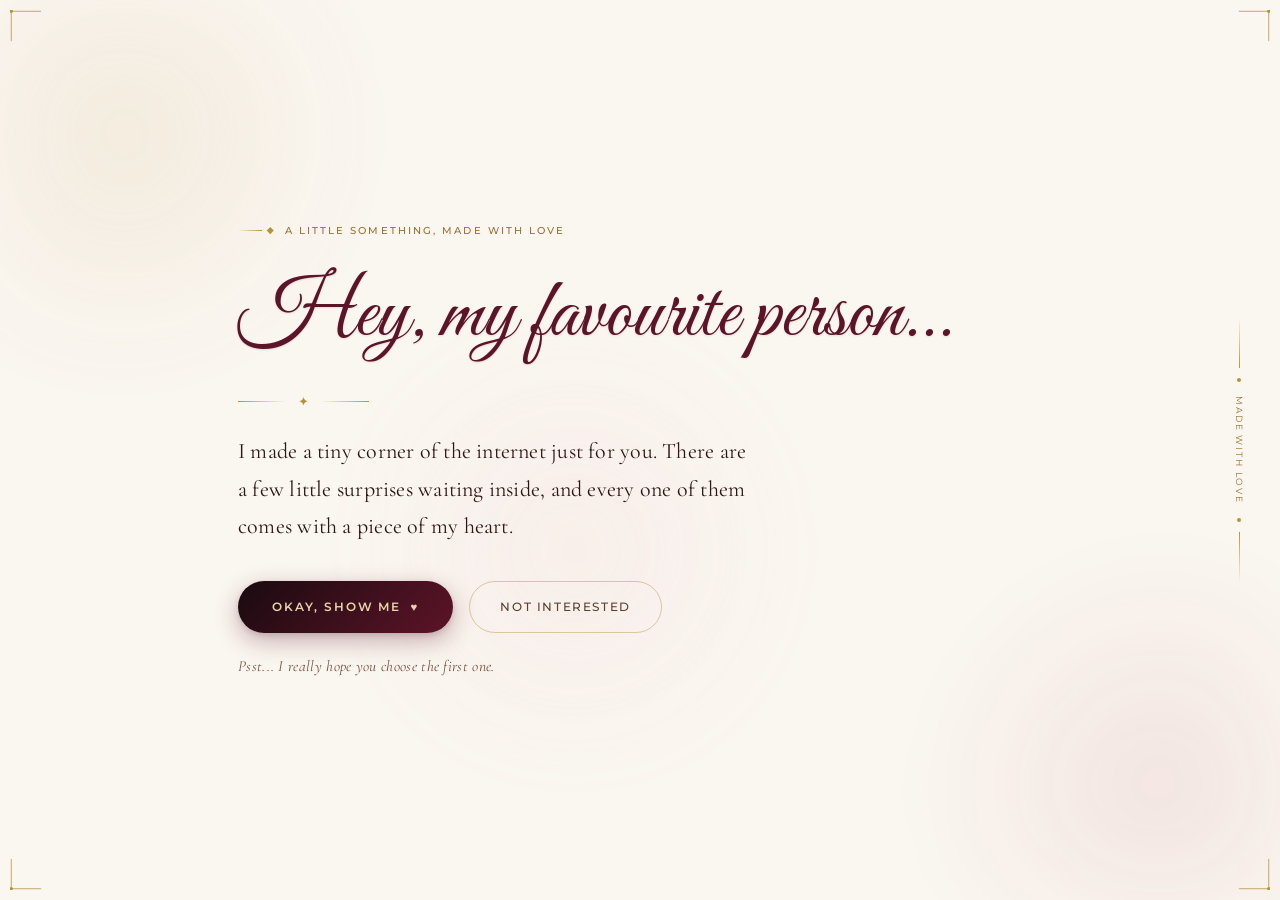
<file: index.html>
<!DOCTYPE html>
<html lang="en">
<head>
  <meta charset="UTF-8"/>
  <meta name="viewport" content="width=device-width, initial-scale=1.0, maximum-scale=1.0, user-scalable=no, viewport-fit=cover"/>
  <meta name="theme-color" content="#faf6f0"/>
  <meta name="mobile-web-app-capable" content="yes"/>
  <meta name="apple-mobile-web-app-capable" content="yes"/>
  <meta name="apple-mobile-web-app-status-bar-style" content="default"/>
  <title>A Little World For You</title>

  <link rel="preconnect" href="https://fonts.googleapis.com"/>
  <link rel="preconnect" href="https://fonts.gstatic.com" crossorigin/>
  <link href="https://fonts.googleapis.com/css2?family=Cormorant+Garamond:ital,wght@0,300;0,400;0,500;0,600;1,300;1,400;1,500&family=Great+Vibes&family=Montserrat:wght@200;300;400;500;600&display=swap" rel="stylesheet"/>

  <style>
    *, *::before, *::after {
      margin: 0;
      padding: 0;
      box-sizing: border-box;
      -webkit-tap-highlight-color: transparent;
    }

    :root {
      --cream:      #faf6f0;
      --ivory:      #f2ebe0;
      --gold:       #b8923a;
      --gold-light: #e8d5aa;
      --gold-dark:  #8a6520;
      --burgundy:   #5c1428;
      --burgundy-glow: #7a1e36;
      --deep:       #1a0a10;
      --text:       #1e1010;
      --muted:      #5a4030;
      --border:     rgba(184,146,58,0.28);
    }

    /* ─── BASE ─────────────────────────────────────────── */
    html {
      scroll-behavior: smooth;
      height: 100%;
    }

    body {
      background-color: var(--cream);
      color: var(--text);
      font-family: 'Montserrat', sans-serif;
      min-height: 100vh;
      min-height: 100dvh;
      overflow-x: hidden;
      position: relative;
    }

    /* ─── ANIMATED AMBIENT GLOW MESH ─────────────────── */
    .ambient-mesh {
      position: fixed;
      inset: 0;
      pointer-events: none;
      z-index: 0;
      overflow: hidden;
      filter: blur(65px);
      opacity: 0.85;
    }

    .glow-orb {
      position: absolute;
      border-radius: 50%;
      animation: morphOrb 14s ease-in-out infinite alternate;
    }

    .glow-orb-1 {
      width: 440px;
      height: 440px;
      background: radial-gradient(circle, rgba(201, 169, 110, 0.22) 0%, transparent 70%);
      top: -10%;
      left: -8%;
      animation-duration: 16s;
    }

    .glow-orb-2 {
      width: 480px;
      height: 480px;
      background: radial-gradient(circle, rgba(160, 36, 68, 0.12) 0%, transparent 70%);
      bottom: -15%;
      right: -10%;
      animation-duration: 20s;
      animation-direction: alternate-reverse;
    }

    .glow-orb-3 {
      width: 380px;
      height: 380px;
      background: radial-gradient(circle, rgba(240, 190, 200, 0.24) 0%, transparent 70%);
      top: 40%;
      left: 30%;
      animation-duration: 13s;
    }

    @keyframes morphOrb {
      0%   { transform: translate(0, 0) scale(1); }
      50%  { transform: translate(45px, -35px) scale(1.14); }
      100% { transform: translate(-35px, 45px) scale(0.92); }
    }

    /* ─── FALLING PETALS & SPARKLES LAYER ─────────────── */
    .petals-layer {
      position: fixed;
      inset: 0;
      pointer-events: none;
      z-index: 1;
      overflow: hidden;
    }

    .falling-petal {
      position: absolute;
      user-select: none;
      animation: petalDrift linear infinite;
      opacity: 0;
      filter: drop-shadow(0 2px 5px rgba(92, 20, 40, 0.1));
    }

    @keyframes petalDrift {
      0% {
        transform: translateY(-8vh) translateX(0) rotate(0deg);
        opacity: 0;
      }
      10% {
        opacity: 0.8;
      }
      85% {
        opacity: 0.8;
      }
      100% {
        transform: translateY(105vh) translateX(55px) rotate(420deg);
        opacity: 0;
      }
    }

    /* ─── FLOATING PARTICLES ──────────────────────────── */
    .particles {
      position: fixed;
      inset: 0;
      pointer-events: none;
      z-index: 1;
      overflow: hidden;
    }

    .particle {
      position: absolute;
      border-radius: 50%;
      animation: float linear infinite;
      opacity: 0;
    }

    @keyframes float {
      0%   { transform: translateY(105dvh) rotate(0deg); opacity: 0; }
      8%   { opacity: 1; }
      92%  { opacity: 1; }
      100% { transform: translateY(-10dvh) rotate(540deg); opacity: 0; }
    }

    /* ─── TOP BAR (NAVBAR) ────────────────────────────── */
    nav {
      position: fixed;
      top: 0;
      left: 0;
      right: 0;
      z-index: 200;
      display: flex;
      align-items: center;
      justify-content: space-between;
      padding: max(14px, env(safe-area-inset-top)) 20px 14px;
      background: rgba(250,246,240,0.85);
      backdrop-filter: blur(18px) saturate(1.3);
      -webkit-backdrop-filter: blur(18px) saturate(1.3);
      border-bottom: 1px solid var(--border);
      transition: all 0.3s ease;
    }

    .nav-logo {
      display: flex;
      align-items: center;
      gap: 10px;
      text-decoration: none;
      color: var(--text);
    }

    .logo-icon {
      width: 36px;
      height: 36px;
      background: linear-gradient(135deg, var(--burgundy) 0%, var(--deep) 100%);
      border-radius: 50%;
      display: flex;
      align-items: center;
      justify-content: center;
      box-shadow: 0 4px 14px rgba(92,20,40,0.3), 0 0 0 1px rgba(201,169,110,0.35);
      flex-shrink: 0;
    }

    .logo-icon svg {
      width: 15px;
      height: 15px;
      fill: var(--gold-light);
    }

    .logo-text {
      font-family: 'Cormorant Garamond', serif;
      font-size: 16px;
      font-weight: 600;
      letter-spacing: 0.03em;
      color: var(--deep);
      white-space: nowrap;
    }

    /* Desktop Navigation Links */
    .nav-links {
      display: flex;
      align-items: center;
      gap: 32px;
      list-style: none;
    }

    .nav-links a {
      text-decoration: none;
      color: #3a2020;
      font-size: 11px;
      font-weight: 500;
      letter-spacing: 0.16em;
      text-transform: uppercase;
      position: relative;
      transition: color 0.3s;
    }

    .nav-links a::after {
      content: '';
      position: absolute;
      bottom: -3px;
      left: 0;
      width: 0;
      height: 1px;
      background: linear-gradient(90deg, var(--gold), transparent);
      transition: width 0.3s ease;
    }

    .nav-links a:hover {
      color: var(--gold-dark);
    }

    .nav-links a:hover::after {
      width: 100%;
    }

    /* Mobile Hamburger Menu Trigger */
    .menu-toggle {
      display: none;
      background: transparent;
      border: 1px solid var(--border);
      border-radius: 50%;
      width: 38px;
      height: 38px;
      cursor: pointer;
      align-items: center;
      justify-content: center;
      position: relative;
      transition: background 0.25s, transform 0.2s;
    }

    .menu-toggle:active {
      transform: scale(0.92);
      background: rgba(201,169,110,0.15);
    }

    .menu-icon {
      display: flex;
      flex-direction: column;
      gap: 4px;
      width: 16px;
    }

    .menu-icon span {
      display: block;
      height: 1.5px;
      background-color: #5c1428;
      border-radius: 2px;
      transition: transform 0.3s, opacity 0.3s;
    }

    .menu-icon span:nth-child(2) {
      width: 11px;
      align-self: flex-end;
      background-color: var(--gold);
    }

    /* Mobile Drawer */
    .mobile-drawer {
      position: fixed;
      inset: 0;
      background: rgba(30, 16, 16, 0.45);
      backdrop-filter: blur(8px);
      -webkit-backdrop-filter: blur(8px);
      z-index: 300;
      opacity: 0;
      pointer-events: none;
      transition: opacity 0.35s ease;
      display: flex;
      justify-content: flex-end;
    }

    .mobile-drawer.open {
      opacity: 1;
      pointer-events: auto;
    }

    .drawer-panel {
      background: var(--cream);
      width: 82%;
      max-width: 310px;
      height: 100%;
      padding: calc(24px + env(safe-area-inset-top)) 24px calc(24px + env(safe-area-inset-bottom));
      display: flex;
      flex-direction: column;
      box-shadow: -8px 0 32px rgba(42, 20, 20, 0.25);
      border-left: 1px solid var(--border);
      transform: translateX(100%);
      transition: transform 0.35s cubic-bezier(0.2, 0.8, 0.2, 1);
    }

    .mobile-drawer.open .drawer-panel {
      transform: translateX(0);
    }

    .drawer-header {
      display: flex;
      align-items: center;
      justify-content: space-between;
      margin-bottom: 36px;
      padding-bottom: 16px;
      border-bottom: 1px solid var(--border);
    }

    .drawer-title {
      font-family: 'Cormorant Garamond', serif;
      font-size: 19px;
      font-weight: 600;
      color: var(--burgundy);
    }

    .drawer-close {
      background: transparent;
      border: none;
      font-size: 24px;
      line-height: 1;
      color: var(--muted);
      cursor: pointer;
      padding: 4px;
    }

    .drawer-links {
      list-style: none;
      display: flex;
      flex-direction: column;
      gap: 22px;
    }

    .drawer-links a {
      text-decoration: none;
      color: #2a1515;
      font-size: 13px;
      font-weight: 500;
      letter-spacing: 0.16em;
      text-transform: uppercase;
      display: flex;
      align-items: center;
      justify-content: space-between;
      padding: 10px 0;
      border-bottom: 1px dashed rgba(184,146,58,0.2);
    }

    .drawer-links a span {
      color: var(--gold);
      font-size: 14px;
    }

    .drawer-footer {
      margin-top: auto;
      text-align: center;
      font-family: 'Cormorant Garamond', serif;
      font-style: italic;
      color: var(--muted);
      font-size: 14px;
    }

    /* ─── MAIN HERO ───────────────────────────────────── */
    .hero {
      position: relative;
      z-index: 10;
      min-height: 100vh;
      min-height: 100dvh;
      display: flex;
      align-items: center;
      justify-content: center;
      padding: max(36px, env(safe-area-inset-top)) 28px max(36px, env(safe-area-inset-bottom));
      max-width: 860px;
      margin: 0 auto;
    }

    .hero-inner {
      width: 100%;
    }

    /* Eyebrow */
    .hero-eyebrow {
      display: flex;
      align-items: center;
      gap: 12px;
      margin-bottom: 24px;
      opacity: 0;
      animation: fadeUp 0.8s ease 0.15s forwards;
    }

    .eyebrow-ornament {
      display: flex;
      align-items: center;
      gap: 6px;
    }

    .orn-line {
      width: 24px;
      height: 1px;
      background: linear-gradient(90deg, transparent, var(--gold));
    }

    .orn-diamond {
      width: 4.5px;
      height: 4.5px;
      background: var(--gold);
      transform: rotate(45deg);
      flex-shrink: 0;
    }

    .eyebrow-text {
      font-family: 'Montserrat', sans-serif;
      font-size: 9.5px;
      font-weight: 500;
      letter-spacing: 0.22em;
      text-transform: uppercase;
      color: #9a7030;
    }

    /* Heading */
    .hero-heading {
      font-family: 'Great Vibes', cursive;
      font-size: clamp(48px, 12vw, 84px);
      font-weight: 400;
      color: #5c1428;
      line-height: 1.35;
      margin-bottom: 20px;
      opacity: 0;
      animation: fadeUp 0.9s ease 0.3s forwards;
      overflow: visible;
      text-shadow: 0 1px 2px rgba(92,20,40,0.12);
      -webkit-font-smoothing: antialiased;
      -moz-osx-font-smoothing: grayscale;
    }

    /* Gold divider */
    .gold-divider {
      display: flex;
      align-items: center;
      gap: 12px;
      margin-bottom: 24px;
      opacity: 0;
      animation: fadeUp 0.9s ease 0.45s forwards;
    }

    .divider-line {
      height: 1px;
      width: 48px;
      background: linear-gradient(90deg, var(--gold), transparent);
    }

    .divider-line.right {
      background: linear-gradient(90deg, transparent, var(--gold));
    }

    .divider-icon {
      font-size: 13px;
      color: var(--gold);
    }

    /* Body */
    .hero-body {
      font-family: 'Cormorant Garamond', serif;
      font-size: clamp(18.5px, 4.8vw, 22px);
      font-weight: 400;
      line-height: 1.7;
      color: #2e1515;
      max-width: 520px;
      margin-bottom: 36px;
      opacity: 0;
      animation: fadeUp 0.9s ease 0.6s forwards;
      letter-spacing: 0.01em;
    }

    /* Buttons */
    .btn-group {
      display: flex;
      align-items: center;
      gap: 16px;
      flex-wrap: wrap;
      margin-bottom: 24px;
      opacity: 0;
      animation: fadeUp 0.9s ease 0.75s forwards;
    }

    .btn-primary {
      position: relative;
      background: linear-gradient(135deg, var(--deep) 0%, var(--burgundy) 100%);
      color: var(--gold-light);
      border: none;
      font-family: 'Montserrat', sans-serif;
      font-size: 11.5px;
      font-weight: 600;
      letter-spacing: 0.16em;
      text-transform: uppercase;
      padding: 16px 34px;
      min-height: 52px;
      border-radius: 999px;
      cursor: pointer;
      transition: transform 0.2s, box-shadow 0.25s;
      box-shadow:
        0 8px 24px rgba(92,20,40,0.32),
        0 2px 6px rgba(0,0,0,0.12);
      overflow: hidden;
      display: inline-flex;
      align-items: center;
      justify-content: center;
    }

    .btn-primary::after {
      content: '';
      position: absolute;
      top: -50%;
      left: -75%;
      width: 50%;
      height: 200%;
      background: linear-gradient(
        105deg,
        transparent 40%,
        rgba(255,255,255,0.2) 50%,
        transparent 60%
      );
      transform: skewX(-15deg);
      transition: left 0.6s ease;
    }

    .btn-primary:active {
      transform: scale(0.97);
      box-shadow: 0 4px 14px rgba(92,20,40,0.3);
    }

    .btn-secondary {
      position: relative;
      background: transparent;
      color: #5a4030;
      font-family: 'Montserrat', sans-serif;
      font-size: 11.5px;
      font-weight: 500;
      letter-spacing: 0.14em;
      text-transform: uppercase;
      padding: 15px 30px;
      min-height: 52px;
      border-radius: 999px;
      border: 1.2px solid rgba(184,146,58,0.45);
      cursor: pointer;
      display: inline-flex;
      align-items: center;
      justify-content: center;
      transition: transform 0.2s, border-color 0.25s, background 0.25s;
    }

    .btn-secondary:hover {
      border-color: var(--gold);
      color: var(--gold-dark);
      background: rgba(201,169,110,0.08);
      transform: translateY(-2px);
    }

    .btn-secondary:active {
      transform: scale(0.97);
      background: rgba(201,169,110,0.12);
    }

    /* ─── LUXURY POPUP MODAL ─── */
    .modal-overlay {
      position: fixed;
      inset: 0;
      background: rgba(26, 10, 16, 0.58);
      backdrop-filter: blur(10px);
      -webkit-backdrop-filter: blur(10px);
      z-index: 400;
      display: flex;
      align-items: center;
      justify-content: center;
      padding: 20px;
      opacity: 0;
      pointer-events: none;
      transition: opacity 0.3s ease;
    }

    .modal-overlay.open {
      opacity: 1;
      pointer-events: auto;
    }

    .modal-card {
      background: var(--cream);
      border: 1px solid var(--border);
      border-radius: 26px;
      padding: 36px 28px 32px;
      width: 100%;
      max-width: 440px;
      text-align: center;
      box-shadow:
        0 24px 60px rgba(42, 16, 24, 0.32),
        0 0 0 1px rgba(255,255,255,0.7) inset;
      transform: scale(0.92) translateY(14px);
      transition: transform 0.35s cubic-bezier(0.18, 0.89, 0.32, 1.15);
      position: relative;
    }

    .modal-overlay.open .modal-card {
      transform: scale(1) translateY(0);
    }

    .modal-heading {
      font-family: 'Cormorant Garamond', serif;
      font-size: clamp(27px, 6.5vw, 34px);
      font-weight: 600;
      color: #5c1428;
      line-height: 1.25;
      margin-bottom: 12px;
    }

    .modal-emoji {
      font-size: 46px;
      line-height: 1;
      margin-bottom: 16px;
      display: inline-block;
      animation: gentlePlead 2.4s ease-in-out infinite;
    }

    @keyframes gentlePlead {
      0%, 100% { transform: scale(1) rotate(0deg); }
      50% { transform: scale(1.08) rotate(-4deg); }
    }

    .modal-body {
      font-family: 'Cormorant Garamond', serif;
      font-size: 18.5px;
      color: #6a5040;
      line-height: 1.55;
      margin-bottom: 26px;
      max-width: 340px;
      margin-left: auto;
      margin-right: auto;
    }

    .modal-actions {
      display: flex;
      align-items: center;
      justify-content: center;
      gap: 12px;
      flex-wrap: wrap;
    }

    .btn-modal-primary {
      background: linear-gradient(135deg, var(--deep) 0%, var(--burgundy) 100%);
      color: var(--gold-light);
      border: none;
      font-family: 'Montserrat', sans-serif;
      font-size: 11px;
      font-weight: 600;
      letter-spacing: 0.1em;
      padding: 14px 24px;
      min-height: 48px;
      border-radius: 999px;
      cursor: pointer;
      box-shadow: 0 6px 20px rgba(92,20,40,0.3);
      transition: transform 0.2s, box-shadow 0.2s;
    }

    .btn-modal-primary:active {
      transform: scale(0.97);
    }

    .btn-modal-secondary {
      background: #faf6f0;
      color: #5c1428;
      font-family: 'Montserrat', sans-serif;
      font-size: 11px;
      font-weight: 600;
      letter-spacing: 0.1em;
      padding: 13px 22px;
      min-height: 48px;
      border-radius: 999px;
      border: 1.2px solid rgba(184,146,58,0.45);
      cursor: pointer;
      transition: transform 0.2s, background 0.2s;
    }

    .btn-modal-secondary:active {
      transform: scale(0.97);
      background: rgba(201,169,110,0.14);
    }

    /* Psst note */
    .psst {
      font-family: 'Cormorant Garamond', serif;
      font-style: italic;
      font-size: 15.5px;
      font-weight: 400;
      color: #7a5040;
      opacity: 0;
      animation: fadeUp 0.9s ease 0.9s forwards;
      letter-spacing: 0.02em;
    }

    /* ─── CORNER ORNAMENTS ───────────────────────────── */
    .corner {
      position: fixed;
      width: 32px;
      height: 32px;
      pointer-events: none;
      z-index: 5;
      opacity: 0;
      animation: fadeIn 1s ease 0.5s forwards;
    }

    .corner svg {
      width: 100%;
      height: 100%;
    }

    .corner.tl { top: max(10px, env(safe-area-inset-top)); left: 10px; }
    .corner.tr { top: max(10px, env(safe-area-inset-top)); right: 10px; transform: scaleX(-1); }
    .corner.bl { bottom: max(10px, env(safe-area-inset-bottom)); left: 10px; transform: scaleY(-1); }
    .corner.br { bottom: max(10px, env(safe-area-inset-bottom)); right: 10px; transform: scale(-1,-1); }

    /* ─── DESKTOP SIDE ORNAMENT ──────────────────────── */
    .side-ornament {
      position: fixed;
      right: 36px;
      top: 50%;
      transform: translateY(-50%);
      display: flex;
      flex-direction: column;
      align-items: center;
      gap: 10px;
      z-index: 5;
      opacity: 0;
      animation: fadeIn 1s ease 1s forwards;
    }

    .side-orn-line {
      width: 1px;
      height: 50px;
      background: linear-gradient(to bottom, transparent, var(--gold));
    }

    .side-orn-line.bottom {
      background: linear-gradient(to bottom, var(--gold), transparent);
    }

    .side-orn-dot {
      width: 4px;
      height: 4px;
      background: var(--gold);
      border-radius: 50%;
    }

    .side-orn-text {
      writing-mode: vertical-rl;
      font-family: 'Montserrat', sans-serif;
      font-size: 8.5px;
      letter-spacing: 0.22em;
      text-transform: uppercase;
      color: #9a7030;
      margin: 4px 0;
    }

    /* ─── KEYFRAME ANIMATIONS ────────────────────────── */
    @keyframes fadeUp {
      from { opacity: 0; transform: translateY(22px); }
      to   { opacity: 1; transform: translateY(0); }
    }

    @keyframes fadeIn {
      from { opacity: 0; }
      to   { opacity: 1; }
    }

    /* ─── FLOATING TAP BURST PARTICLES ─── */
    .tap-sparkle {
      position: fixed;
      pointer-events: none;
      z-index: 500;
      user-select: none;
      font-size: 16px;
      animation: popFloat 1s cubic-bezier(0.2, 0.8, 0.2, 1) forwards;
    }

    @keyframes popFloat {
      0% {
        opacity: 1;
        transform: translate(0, 0) scale(0.6) rotate(0deg);
      }
      100% {
        opacity: 0;
        transform: translate(var(--tx), var(--ty)) scale(1.3) rotate(var(--rot));
      }
    }

    /* ─── ANDROID / MOBILE RESPONSIVE OPTIMIZATIONS ───── */
    @media (max-width: 680px) {
      .side-ornament {
        display: none;
      }

      .hero {
        padding: max(32px, env(safe-area-inset-top)) 20px max(32px, env(safe-area-inset-bottom));
      }

      .btn-group {
        flex-direction: column;
        align-items: stretch;
        gap: 12px;
        width: 100%;
        max-width: 360px;
      }

      .btn-primary, .btn-secondary {
        width: 100%;
        text-align: center;
      }

      .psst {
        margin-top: 4px;
      }

      .corner {
        width: 24px;
        height: 24px;
      }
    }
  </style>
</head>
<body>

  <!-- ═══ ANIMATED AMBIENT GLOW MESH ═══ -->
  <div class="ambient-mesh">
    <div class="glow-orb glow-orb-1"></div>
    <div class="glow-orb glow-orb-2"></div>
    <div class="glow-orb glow-orb-3"></div>
  </div>

  <!-- ═══ FALLING ROMANTIC PETALS & SPARKLES ═══ -->
  <div class="petals-layer" id="petalsLayer"></div>

  <!-- ═══ FLOATING PARTICLES ═══ -->
  <div class="particles" id="particles"></div>

  <!-- ═══ CORNER BRACKETS ═══ -->
  <div class="corner tl">
    <svg viewBox="0 0 50 50" fill="none" xmlns="http://www.w3.org/2000/svg">
      <path d="M2 48 L2 2 L48 2" stroke="#b8923a" stroke-width="1.2" stroke-linecap="round"/>
      <circle cx="2" cy="2" r="2.5" fill="#b8923a"/>
    </svg>
  </div>
  <div class="corner tr">
    <svg viewBox="0 0 50 50" fill="none" xmlns="http://www.w3.org/2000/svg">
      <path d="M2 48 L2 2 L48 2" stroke="#b8923a" stroke-width="1.2" stroke-linecap="round"/>
      <circle cx="2" cy="2" r="2.5" fill="#b8923a"/>
    </svg>
  </div>
  <div class="corner bl">
    <svg viewBox="0 0 50 50" fill="none" xmlns="http://www.w3.org/2000/svg">
      <path d="M2 48 L2 2 L48 2" stroke="#b8923a" stroke-width="1.2" stroke-linecap="round"/>
      <circle cx="2" cy="2" r="2.5" fill="#b8923a"/>
    </svg>
  </div>
  <div class="corner br">
    <svg viewBox="0 0 50 50" fill="none" xmlns="http://www.w3.org/2000/svg">
      <path d="M2 48 L2 2 L48 2" stroke="#b8923a" stroke-width="1.2" stroke-linecap="round"/>
      <circle cx="2" cy="2" r="2.5" fill="#b8923a"/>
    </svg>
  </div>

  <!-- ═══ SIDE ORNAMENT (DESKTOP) ═══ -->
  <div class="side-ornament">
    <div class="side-orn-line"></div>
    <div class="side-orn-dot"></div>
    <span class="side-orn-text">Made with love</span>
    <div class="side-orn-dot"></div>
    <div class="side-orn-line bottom"></div>
  </div>

  <!-- ═══ HERO CONTENT ═══ -->
  <main class="hero">
    <div class="hero-inner">

      <!-- Eyebrow -->
      <div class="hero-eyebrow">
        <div class="eyebrow-ornament">
          <div class="orn-line"></div>
          <div class="orn-diamond"></div>
        </div>
        <span class="eyebrow-text">A little something, made with love</span>
      </div>

      <!-- Heading -->
      <h1 class="hero-heading">Hey, my favourite person...</h1>

      <!-- Gold divider -->
      <div class="gold-divider">
        <div class="divider-line"></div>
        <span class="divider-icon">✦</span>
        <div class="divider-line right"></div>
      </div>

      <!-- Body -->
      <p class="hero-body">
        I made a tiny corner of the internet just for you. There are a few little surprises
        waiting inside, and every one of them comes with a piece of my heart.
      </p>

      <!-- Action Buttons -->
      <div class="btn-group">
        <button class="btn-primary" id="showMeBtn">Okay, show me &nbsp;♥</button>
        <button class="btn-secondary" id="notInterestedBtn">Not interested</button>
      </div>

      <!-- Footer Note -->
      <p class="psst">Psst... I really hope you choose the first one.</p>

    </div>
  </main>

  <!-- ═══ "HOW DARE YOU" LUXURY MODAL ═══ -->
  <div class="modal-overlay" id="pleadModal">
    <div class="modal-card">
      <h2 class="modal-heading">How dare you choose that?</h2>
      <div class="modal-emoji">🥺</div>
      <p class="modal-body">
        There is clearly only one correct answer. Let's try that again?
      </p>
      <div class="modal-actions">
        <button class="btn-modal-primary" id="modalShowMeBtn">Okay, okay... show me &nbsp;♥</button>
        <button class="btn-modal-secondary" id="modalThinkBtn">Let me think</button>
      </div>
    </div>
  </div>

  <!-- ═══ SCRIPTS ═══ -->
  <script>
    // Particle Generation
    const container = document.getElementById('particles');
    const isMobile = window.innerWidth < 680;
    const count = isMobile ? 14 : 22;

    for (let i = 0; i < count; i++) {
      const p = document.createElement('div');
      p.classList.add('particle');

      const size = Math.random() * 3.5 + 1.5;
      const left = Math.random() * 100;
      const duration = Math.random() * 16 + 18;
      const delay = Math.random() * 18;
      const hue = Math.random() > 0.5 ? '#b8923a' : '#d998a8';

      p.style.cssText = `
        width: ${size}px;
        height: ${size}px;
        left: ${left}%;
        bottom: -10px;
        background: ${hue};
        animation-duration: ${duration}s;
        animation-delay: -${delay}s;
        box-shadow: 0 0 ${size * 2}px ${hue};
      `;

      container.appendChild(p);
    }

    // ─── GENTLE FALLING CHERRY BLOSSOMS & SPARKLES ───
    const petalsLayer = document.getElementById('petalsLayer');
    const romanticElements = ['🌸', '🌹', '✨', '💖', '✦', '🌸'];
    const petalCount = window.innerWidth < 680 ? 12 : 20;

    for (let i = 0; i < petalCount; i++) {
      const p = document.createElement('div');
      p.classList.add('falling-petal');
      p.textContent = romanticElements[Math.floor(Math.random() * romanticElements.length)];

      const size = Math.random() * 8 + 12; // 12px - 20px
      const left = Math.random() * 100;
      const duration = Math.random() * 10 + 12; // 12s - 22s
      const delay = Math.random() * 18;

      p.style.cssText = `
        font-size: ${size}px;
        left: ${left}%;
        top: -30px;
        animation-duration: ${duration}s;
        animation-delay: -${delay}s;
      `;

      petalsLayer.appendChild(p);
    }

    // ─── Modal Popup for "Not interested" ───
    const notInterestedBtn = document.getElementById('notInterestedBtn');
    const pleadModal = document.getElementById('pleadModal');
    const modalShowMeBtn = document.getElementById('modalShowMeBtn');
    const modalThinkBtn = document.getElementById('modalThinkBtn');
    const showMeBtn = document.getElementById('showMeBtn');

    function openModal() {
      pleadModal.classList.add('open');
      document.body.style.overflow = 'hidden';
    }

    function closeModal() {
      pleadModal.classList.remove('open');
      document.body.style.overflow = '';
    }

    function goToOurTime() {
      document.body.style.transition = 'opacity 0.4s ease';
      document.body.style.opacity = '0';
      setTimeout(() => {
        window.location.href = 'our-time.html';
      }, 350);
    }

    notInterestedBtn.addEventListener('click', openModal);
    modalThinkBtn.addEventListener('click', closeModal);
    showMeBtn.addEventListener('click', goToOurTime);
    modalShowMeBtn.addEventListener('click', () => {
      closeModal();
      goToOurTime();
    });

    pleadModal.addEventListener('click', (e) => {
      if (e.target === pleadModal) closeModal();
    });

    // ─── INTERACTIVE TAP BURST ON CLICK / TOUCH ───
    const sparkles = ['✨', '♥', '✦', '🌸', '💖'];
    document.addEventListener('click', (e) => {
      // Don't burst on clicking links or buttons
      if (e.target.closest('button') || e.target.closest('a')) return;

      const originX = e.clientX;
      const originY = e.clientY;

      for (let i = 0; i < 5; i++) {
        const spark = document.createElement('div');
        spark.classList.add('tap-sparkle');
        spark.textContent = sparkles[Math.floor(Math.random() * sparkles.length)];

        const tx = (Math.random() - 0.5) * 110 + 'px';
        const ty = (Math.random() - 0.8) * 90 + 'px';
        const rot = (Math.random() - 0.5) * 60 + 'deg';

        spark.style.left = originX + 'px';
        spark.style.top = originY + 'px';
        spark.style.setProperty('--tx', tx);
        spark.style.setProperty('--ty', ty);
        spark.style.setProperty('--rot', rot);

        document.body.appendChild(spark);
        setTimeout(() => spark.remove(), 1000);
      }
    });
  </script>

</body>
</html>
</file>
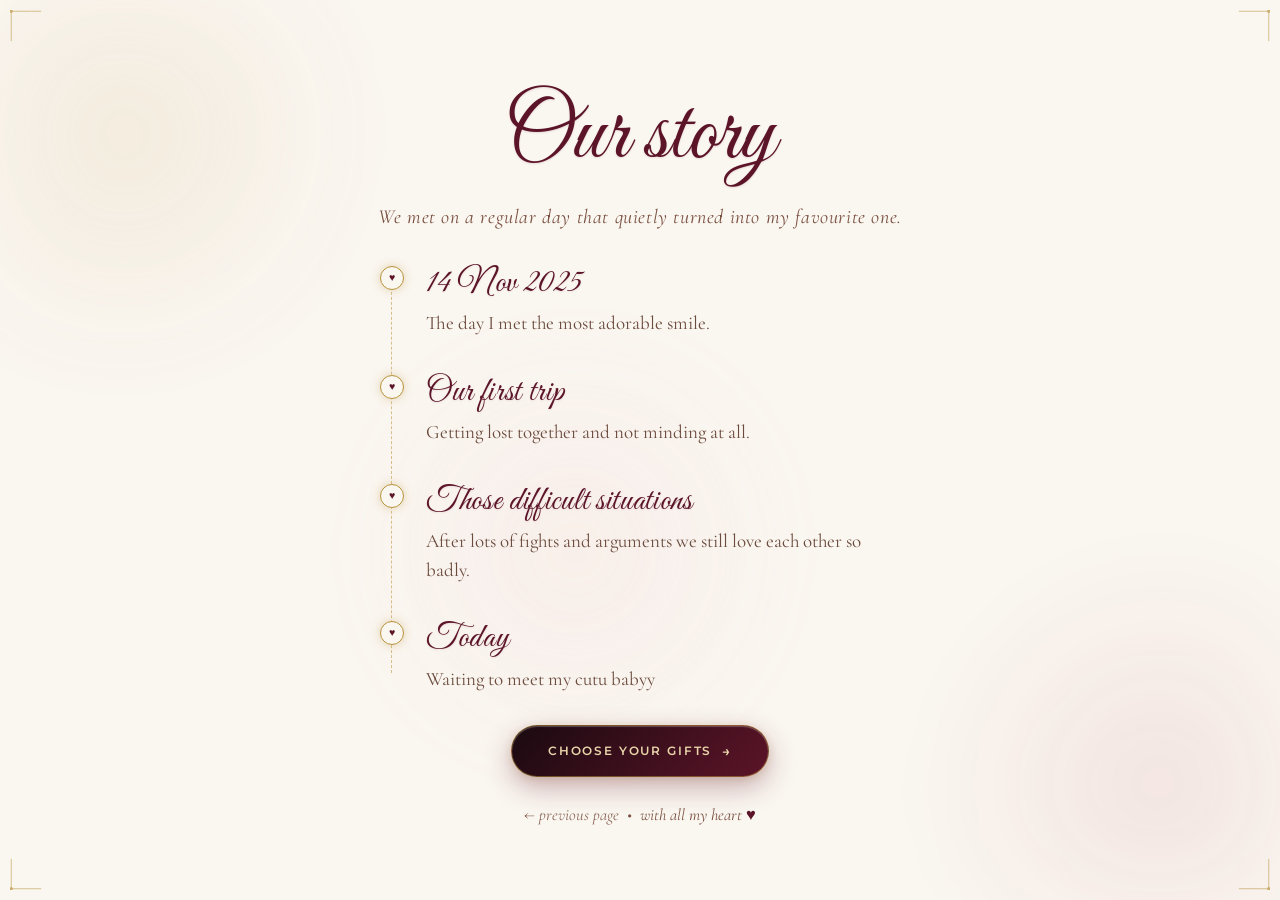
<file: our-story.html>
<!DOCTYPE html>
<html lang="en">
<head>
  <meta charset="UTF-8"/>
  <meta name="viewport" content="width=device-width, initial-scale=1.0, maximum-scale=1.0, user-scalable=no, viewport-fit=cover"/>
  <meta name="theme-color" content="#faf6f0"/>
  <meta name="mobile-web-app-capable" content="yes"/>
  <meta name="apple-mobile-web-app-capable" content="yes"/>
  <meta name="apple-mobile-web-app-status-bar-style" content="default"/>
  <title>Our Story — A Little World</title>

  <link rel="preconnect" href="https://fonts.googleapis.com"/>
  <link rel="preconnect" href="https://fonts.gstatic.com" crossorigin/>
  <link href="https://fonts.googleapis.com/css2?family=Cormorant+Garamond:ital,wght@0,300;0,400;0,500;0,600;1,300;1,400;1,500&family=Great+Vibes&family=Montserrat:wght@200;300;400;500;600&display=swap" rel="stylesheet"/>

  <style>
    *, *::before, *::after {
      margin: 0;
      padding: 0;
      box-sizing: border-box;
      -webkit-tap-highlight-color: transparent;
    }

    :root {
      --cream:      #faf6f0;
      --ivory:      #f5ede1;
      --gold:       #b8923a;
      --gold-light: #e8d5aa;
      --gold-glow:  rgba(184, 146, 58, 0.28);
      --burgundy:   #5c1428;
      --deep:       #1a0a10;
      --text:       #1e1010;
      --muted:      #5a4030;
      --border:     rgba(184,146,58,0.28);
    }

    html {
      scroll-behavior: smooth;
      height: 100%;
    }

    body {
      background-color: var(--cream);
      color: var(--text);
      font-family: 'Montserrat', sans-serif;
      min-height: 100vh;
      min-height: 100dvh;
      overflow-x: hidden;
      position: relative;
    }

    /* ─── ANIMATED AMBIENT GLOW MESH ─────────────────── */
    .ambient-mesh {
      position: fixed;
      inset: 0;
      pointer-events: none;
      z-index: 0;
      overflow: hidden;
      filter: blur(65px);
      opacity: 0.85;
    }

    .glow-orb {
      position: absolute;
      border-radius: 50%;
      animation: morphOrb 14s ease-in-out infinite alternate;
    }

    .glow-orb-1 {
      width: 440px;
      height: 440px;
      background: radial-gradient(circle, rgba(201, 169, 110, 0.22) 0%, transparent 70%);
      top: -10%;
      left: -8%;
      animation-duration: 16s;
    }

    .glow-orb-2 {
      width: 480px;
      height: 480px;
      background: radial-gradient(circle, rgba(160, 36, 68, 0.12) 0%, transparent 70%);
      bottom: -15%;
      right: -10%;
      animation-duration: 20s;
      animation-direction: alternate-reverse;
    }

    .glow-orb-3 {
      width: 380px;
      height: 380px;
      background: radial-gradient(circle, rgba(240, 190, 200, 0.24) 0%, transparent 70%);
      top: 40%;
      left: 30%;
      animation-duration: 13s;
    }

    @keyframes morphOrb {
      0%   { transform: translate(0, 0) scale(1); }
      50%  { transform: translate(45px, -35px) scale(1.14); }
      100% { transform: translate(-35px, 45px) scale(0.92); }
    }

    /* ─── FALLING PETALS & SPARKLES LAYER ─────────────── */
    .petals-layer {
      position: fixed;
      inset: 0;
      pointer-events: none;
      z-index: 1;
      overflow: hidden;
    }

    .falling-petal {
      position: absolute;
      user-select: none;
      animation: petalDrift linear infinite;
      opacity: 0;
      filter: drop-shadow(0 2px 5px rgba(92, 20, 40, 0.1));
    }

    @keyframes petalDrift {
      0% {
        transform: translateY(-8vh) translateX(0) rotate(0deg);
        opacity: 0;
      }
      10% {
        opacity: 0.8;
      }
      85% {
        opacity: 0.8;
      }
      100% {
        transform: translateY(105vh) translateX(55px) rotate(420deg);
        opacity: 0;
      }
    }

    /* ─── FLOATING PARTICLES ──────────────────────────── */
    .particles {
      position: fixed;
      inset: 0;
      pointer-events: none;
      z-index: 1;
      overflow: hidden;
    }

    .particle {
      position: absolute;
      border-radius: 50%;
      animation: float linear infinite;
      opacity: 0;
    }

    @keyframes float {
      0%   { transform: translateY(105dvh) rotate(0deg); opacity: 0; }
      8%   { opacity: 1; }
      92%  { opacity: 1; }
      100% { transform: translateY(-10dvh) rotate(540deg); opacity: 0; }
    }

    /* ─── CORNER ORNAMENTS ─── */
    .corner {
      position: fixed;
      width: 32px;
      height: 32px;
      pointer-events: none;
      z-index: 5;
      opacity: 0.7;
    }

    .corner svg { width: 100%; height: 100%; }
    .corner.tl { top: max(10px, env(safe-area-inset-top)); left: 10px; }
    .corner.tr { top: max(10px, env(safe-area-inset-top)); right: 10px; transform: scaleX(-1); }
    .corner.bl { bottom: max(10px, env(safe-area-inset-bottom)); left: 10px; transform: scaleY(-1); }
    .corner.br { bottom: max(10px, env(safe-area-inset-bottom)); right: 10px; transform: scale(-1,-1); }

    /* ─── MAIN CONTENT WRAP ─── */
    main {
      min-height: 100vh;
      min-height: 100dvh;
      display: flex;
      align-items: center;
      justify-content: center;
      padding: max(40px, env(safe-area-inset-top)) 24px max(40px, env(safe-area-inset-bottom));
      z-index: 10;
      position: relative;
    }

    .content-box {
      width: 100%;
      max-width: 620px;
      text-align: center;
      margin: 0 auto;
    }

    /* ─── TITLE & SUBTITLE ─── */
    .page-title {
      font-family: 'Great Vibes', cursive;
      font-size: clamp(52px, 12vw, 92px);
      font-weight: 400;
      color: #5c1428;
      line-height: 1.35;
      margin-bottom: 6px;
      overflow: visible;
      text-shadow: 0 1px 2px rgba(92,20,40,0.12);
      -webkit-font-smoothing: antialiased;
      opacity: 0;
      animation: fadeUp 0.9s cubic-bezier(0.2, 0.8, 0.2, 1) forwards;
    }

    .page-subtitle {
      font-family: 'Cormorant Garamond', serif;
      font-style: italic;
      font-size: clamp(16px, 4.2vw, 20px);
      font-weight: 400;
      color: #7a5040;
      letter-spacing: 0.03em;
      margin-bottom: 34px;
      opacity: 0;
      animation: fadeUp 0.9s cubic-bezier(0.2, 0.8, 0.2, 1) 0.2s forwards;
    }

    /* ─── TIMELINE ─── */
    .timeline-container {
      position: relative;
      max-width: 520px;
      margin: 30px auto 26px;
      padding-left: 36px;
      text-align: left;
    }

    .timeline-line {
      position: absolute;
      top: 14px;
      bottom: 20px;
      left: 11px;
      width: 2px;
      border-left: 1.8px dashed rgba(184, 146, 58, 0.55);
    }

    .timeline-item {
      position: relative;
      margin-bottom: 34px;
      padding-left: 10px;
      opacity: 0;
      animation: fadeUp 0.85s cubic-bezier(0.2, 0.8, 0.2, 1) forwards;
    }

    .timeline-item:nth-child(2) { animation-delay: 0.35s; }
    .timeline-item:nth-child(3) { animation-delay: 0.5s; }
    .timeline-item:nth-child(4) { animation-delay: 0.65s; }
    .timeline-item:nth-child(5) { animation-delay: 0.8s; }

    .timeline-item:last-child {
      margin-bottom: 0;
    }

    .timeline-node {
      position: absolute;
      left: -36px;
      top: 3px;
      width: 24px;
      height: 24px;
      border-radius: 50%;
      background: var(--cream);
      border: 1.5px solid var(--gold);
      display: flex;
      align-items: center;
      justify-content: center;
      box-shadow: 0 0 10px rgba(184, 146, 58, 0.35);
      z-index: 2;
      transition: transform 0.25s, box-shadow 0.25s;
    }

    .timeline-item:hover .timeline-node {
      transform: scale(1.15);
      box-shadow: 0 0 16px rgba(184, 146, 58, 0.6);
      background: #fff;
    }

    .timeline-node span {
      font-size: 10.5px;
      color: var(--burgundy);
      line-height: 1;
    }

    .timeline-title {
      font-family: 'Great Vibes', cursive;
      font-size: clamp(26px, 6.2vw, 34px);
      font-weight: 400;
      color: #5c1428;
      line-height: 1.25;
      margin-bottom: 4px;
      letter-spacing: 0.02em;
      text-shadow: 0 1px 2px rgba(92,20,40,0.1);
    }

    .timeline-desc {
      font-family: 'Cormorant Garamond', serif;
      font-size: clamp(16.5px, 4vw, 19px);
      font-weight: 400;
      color: #6a4b3d;
      line-height: 1.5;
    }

    /* ─── CHOOSE YOUR GIFTS LUXURY BUTTON ─── */
    .btn-gift-cta {
      display: inline-flex;
      align-items: center;
      justify-content: center;
      gap: 10px;
      background: linear-gradient(135deg, var(--deep) 0%, var(--burgundy) 100%);
      color: var(--gold-light);
      border: 1.2px solid rgba(212, 168, 67, 0.45);
      font-family: 'Montserrat', sans-serif;
      font-size: 11.5px;
      font-weight: 600;
      letter-spacing: 0.16em;
      text-transform: uppercase;
      padding: 16px 36px;
      min-height: 52px;
      border-radius: 999px;
      text-decoration: none;
      cursor: pointer;
      box-shadow:
        0 10px 28px rgba(92, 20, 40, 0.32),
        0 2px 8px rgba(184, 146, 58, 0.22),
        inset 0 1px 1px rgba(255, 255, 255, 0.25);
      transition: transform 0.25s cubic-bezier(0.18, 0.89, 0.32, 1.28),
                  box-shadow 0.25s ease,
                  border-color 0.25s ease;
      position: relative;
      overflow: hidden;
      opacity: 1;
    }

    .btn-gift-cta::after {
      content: '';
      position: absolute;
      top: -50%;
      left: -80%;
      width: 50%;
      height: 200%;
      background: linear-gradient(
        110deg,
        transparent 35%,
        rgba(255, 255, 255, 0.35) 50%,
        transparent 65%
      );
      transform: skewX(-18deg);
      pointer-events: none;
      transition: left 0.75s ease;
    }

    .btn-gift-cta:hover {
      transform: translateY(-3px) scale(1.03);
      border-color: var(--gold);
      box-shadow:
        0 16px 36px rgba(92, 20, 40, 0.42),
        0 4px 14px rgba(184, 146, 58, 0.35);
      color: #fff;
    }

    .btn-gift-cta:hover::after {
      left: 140%;
    }

    .btn-gift-cta:active {
      transform: scale(0.97);
    }

    .btn-arrow {
      display: inline-block;
      font-size: 14px;
      transition: transform 0.25s ease;
    }

    .btn-gift-cta:hover .btn-arrow {
      transform: translateX(4px);
    }

    .scroll-hint {
      display: inline-flex;
      align-items: center;
      gap: 6px;
      font-family: 'Cormorant Garamond', serif;
      font-style: italic;
      font-size: clamp(16px, 4vw, 19px);
      color: #5c1428;
      text-decoration: none;
      cursor: pointer;
      margin-top: 24px;
      margin-bottom: 16px;
      transition: color 0.25s, transform 0.25s;
    }

    .scroll-hint:hover {
      color: #8b2040;
      transform: translateX(3px);
    }

    .scroll-arrow {
      display: inline-block;
      font-size: 17px;
      animation: nudgeRight 1.8s ease-in-out infinite;
    }

    @keyframes nudgeRight {
      0%, 20%, 50%, 80%, 100% { transform: translateX(0); }
      40% { transform: translateX(5px); }
      60% { transform: translateX(2px); }
    }

    .footer-touch {
      font-family: 'Cormorant Garamond', serif;
      font-style: italic;
      font-size: 16.5px;
      color: #7a5040;
      margin-top: 28px;
      opacity: 0;
      animation: fadeUp 1s cubic-bezier(0.2, 0.8, 0.2, 1) 0.95s forwards;
    }

    .back-link {
      color: #7a5040;
      text-decoration: none;
      font-style: italic;
      transition: color 0.25s ease;
      opacity: 0.85;
    }

    .back-link:hover {
      color: #5c1428;
      opacity: 1;
    }

    .footer-touch span {
      color: #5c1428;
      display: inline-block;
      animation: heartbeat 2s ease-in-out infinite;
    }

    @keyframes heartbeat {
      0%, 100% { transform: scale(1); }
      50% { transform: scale(1.2); }
    }

    @keyframes fadeUp {
      from { opacity: 0; transform: translateY(22px); }
      to   { opacity: 1; transform: translateY(0); }
    }

    /* ─── FLOATING TAP BURST PARTICLES ─── */
    .tap-sparkle {
      position: fixed;
      pointer-events: none;
      z-index: 500;
      user-select: none;
      font-size: 16px;
      animation: popFloat 1s cubic-bezier(0.2, 0.8, 0.2, 1) forwards;
    }

    @keyframes popFloat {
      0% {
        opacity: 1;
        transform: translate(0, 0) scale(0.6) rotate(0deg);
      }
      100% {
        opacity: 0;
        transform: translate(var(--tx), var(--ty)) scale(1.3) rotate(var(--rot));
      }
    }
  </style>
</head>
<body>

  <!-- ═══ ANIMATED AMBIENT GLOW MESH ═══ -->
  <div class="ambient-mesh">
    <div class="glow-orb glow-orb-1"></div>
    <div class="glow-orb glow-orb-2"></div>
    <div class="glow-orb glow-orb-3"></div>
  </div>

  <!-- ═══ FALLING ROMANTIC PETALS & SPARKLES ═══ -->
  <div class="petals-layer" id="petalsLayer"></div>

  <!-- ═══ FLOATING PARTICLES ═══ -->
  <div class="particles" id="particles"></div>

  <!-- ═══ CORNER BRACKETS ═══ -->
  <div class="corner tl">
    <svg viewBox="0 0 50 50" fill="none" xmlns="http://www.w3.org/2000/svg">
      <path d="M2 48 L2 2 L48 2" stroke="#b8923a" stroke-width="1.2" stroke-linecap="round"/>
      <circle cx="2" cy="2" r="2.5" fill="#b8923a"/>
    </svg>
  </div>
  <div class="corner tr">
    <svg viewBox="0 0 50 50" fill="none" xmlns="http://www.w3.org/2000/svg">
      <path d="M2 48 L2 2 L48 2" stroke="#b8923a" stroke-width="1.2" stroke-linecap="round"/>
      <circle cx="2" cy="2" r="2.5" fill="#b8923a"/>
    </svg>
  </div>
  <div class="corner bl">
    <svg viewBox="0 0 50 50" fill="none" xmlns="http://www.w3.org/2000/svg">
      <path d="M2 48 L2 2 L48 2" stroke="#b8923a" stroke-width="1.2" stroke-linecap="round"/>
      <circle cx="2" cy="2" r="2.5" fill="#b8923a"/>
    </svg>
  </div>
  <div class="corner br">
    <svg viewBox="0 0 50 50" fill="none" xmlns="http://www.w3.org/2000/svg">
      <path d="M2 48 L2 2 L48 2" stroke="#b8923a" stroke-width="1.2" stroke-linecap="round"/>
      <circle cx="2" cy="2" r="2.5" fill="#b8923a"/>
    </svg>
  </div>

  <!-- ═══ MAIN CONTENT ═══ -->
  <main>
    <div class="content-box">

      <!-- Title -->
      <h1 class="page-title">Our story</h1>

      <!-- Subtitle -->
      <p class="page-subtitle">
        We met on a regular day that quietly turned into my favourite one.
      </p>

      <!-- Vertical Timeline -->
      <div class="timeline-container">
        <div class="timeline-line"></div>

        <!-- Milestone 1 -->
        <div class="timeline-item">
          <div class="timeline-node"><span>♥</span></div>
          <h2 class="timeline-title">14 Nov 2025</h2>
          <p class="timeline-desc">The day I met the most adorable smile.</p>
        </div>

        <!-- Milestone 2 -->
        <div class="timeline-item">
          <div class="timeline-node"><span>♥</span></div>
          <h2 class="timeline-title">Our first trip</h2>
          <p class="timeline-desc">Getting lost together and not minding at all.</p>
        </div>

        <!-- Milestone 3 -->
        <div class="timeline-item">
          <div class="timeline-node"><span>♥</span></div>
          <h2 class="timeline-title">Those difficult situations</h2>
          <p class="timeline-desc">After lots of fights and arguments we still love each other so badly.</p>
        </div>

        <!-- Milestone 4 -->
        <div class="timeline-item">
          <div class="timeline-node"><span>♥</span></div>
          <h2 class="timeline-title">Today</h2>
          <p class="timeline-desc">Waiting to meet my cutu babyy</p>
        </div>
      </div>

      <!-- Link to Choose a Gift -->
      <div style="margin-top: 32px; margin-bottom: 12px;">
        <a href="choose-gift.html" class="btn-gift-cta">
          <span>Choose Your Gifts</span>
          <span class="btn-arrow">→</span>
        </a>
      </div>

      <p class="footer-touch">
        <a href="our-time.html" class="back-link">← previous page</a> &nbsp;•&nbsp; with all my heart <span>♥</span>
      </p>

    </div>
  </main>

  <script>
    // ─── GENTLE FALLING CHERRY BLOSSOMS & SPARKLES ───
    const petalsLayer = document.getElementById('petalsLayer');
    const romanticElements = ['🌸', '🌹', '✨', '💖', '✦', '🌸'];
    const petalCount = window.innerWidth < 680 ? 12 : 20;

    for (let i = 0; i < petalCount; i++) {
      const p = document.createElement('div');
      p.classList.add('falling-petal');
      p.textContent = romanticElements[Math.floor(Math.random() * romanticElements.length)];

      const size = Math.random() * 8 + 12;
      const left = Math.random() * 100;
      const duration = Math.random() * 10 + 12;
      const delay = Math.random() * 18;

      p.style.cssText = `
        font-size: ${size}px;
        left: ${left}%;
        top: -30px;
        animation-duration: ${duration}s;
        animation-delay: -${delay}s;
      `;

      petalsLayer.appendChild(p);
    }

    // ─── FLOATING PARTICLES ───
    const container = document.getElementById('particles');
    const count = window.innerWidth < 680 ? 14 : 22;

    for (let i = 0; i < count; i++) {
      const p = document.createElement('div');
      p.classList.add('particle');

      const size = Math.random() * 3.5 + 1.5;
      const left = Math.random() * 100;
      const duration = Math.random() * 16 + 18;
      const delay = Math.random() * 18;
      const hue = Math.random() > 0.5 ? '#b8923a' : '#e8c8c8';

      p.style.cssText = `
        width: ${size}px;
        height: ${size}px;
        left: ${left}%;
        bottom: -10px;
        background: ${hue};
        animation-duration: ${duration}s;
        animation-delay: -${delay}s;
        box-shadow: 0 0 ${size * 2}px ${hue};
      `;

      container.appendChild(p);
    }

    // ─── INTERACTIVE TAP BURST ON TOUCH / CLICK ───
    const sparkles = ['✨', '♥', '✦', '🌸', '💖'];
    document.addEventListener('click', (e) => {
      if (e.target.closest('a')) return;

      const originX = e.clientX;
      const originY = e.clientY;

      for (let i = 0; i < 5; i++) {
        const spark = document.createElement('div');
        spark.classList.add('tap-sparkle');
        spark.textContent = sparkles[Math.floor(Math.random() * sparkles.length)];

        const tx = (Math.random() - 0.5) * 110 + 'px';
        const ty = (Math.random() - 0.8) * 90 + 'px';
        const rot = (Math.random() - 0.5) * 60 + 'deg';

        spark.style.left = originX + 'px';
        spark.style.top = originY + 'px';
        spark.style.setProperty('--tx', tx);
        spark.style.setProperty('--ty', ty);
        spark.style.setProperty('--rot', rot);

        document.body.appendChild(spark);
        setTimeout(() => spark.remove(), 1000);
      }
    });
  </script>

</body>
</html>
</file>
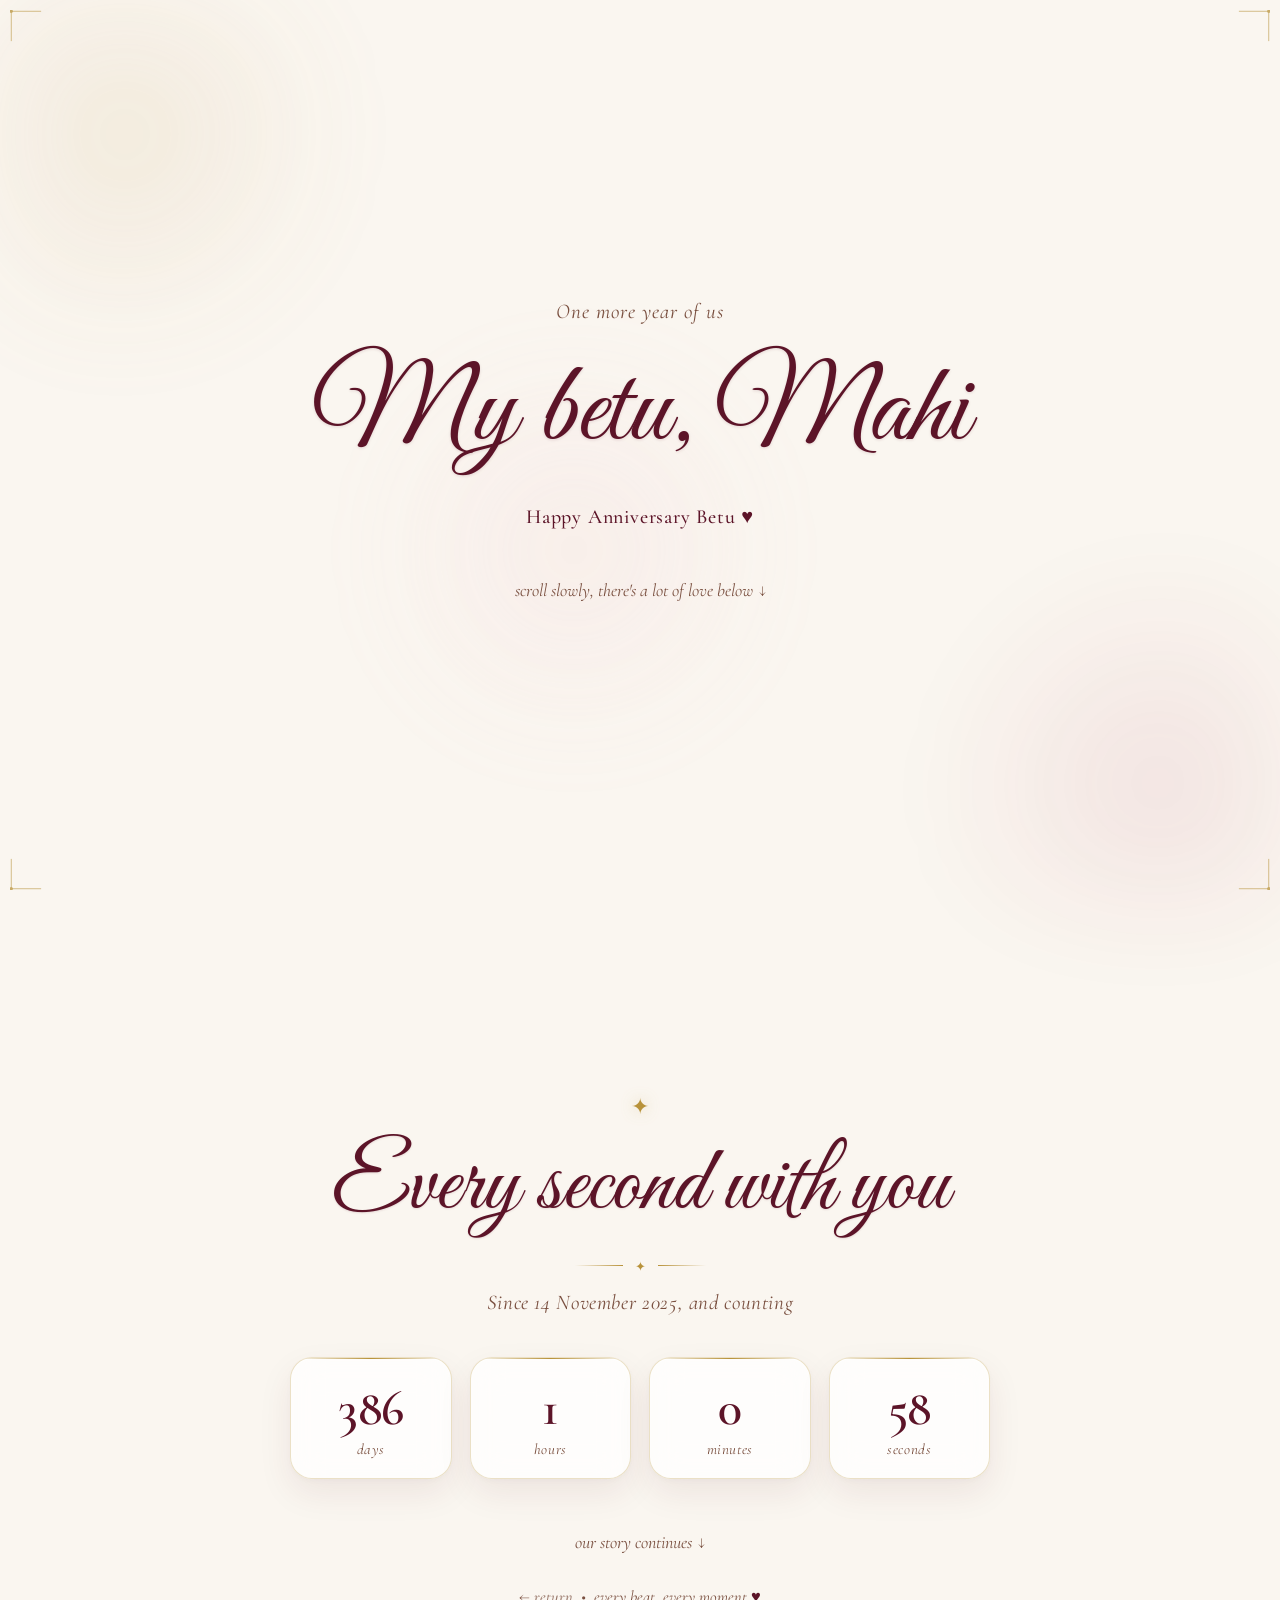
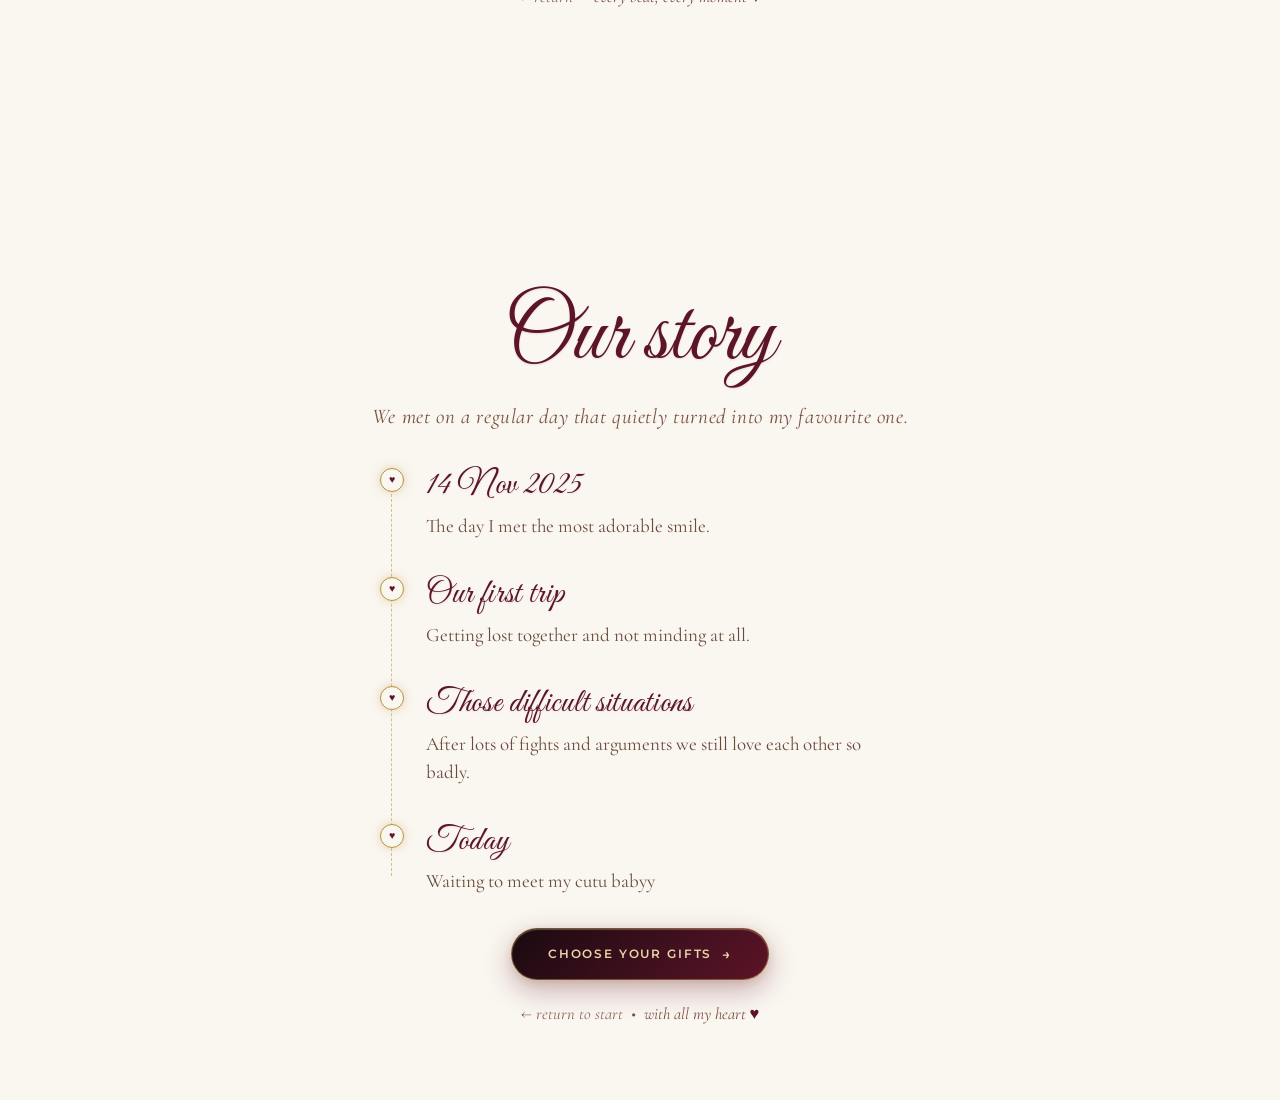
<file: our-time.html>
<!DOCTYPE html>
<html lang="en">
<head>
  <meta charset="UTF-8"/>
  <meta name="viewport" content="width=device-width, initial-scale=1.0, maximum-scale=1.0, user-scalable=no, viewport-fit=cover"/>
  <meta name="theme-color" content="#faf6f0"/>
  <meta name="mobile-web-app-capable" content="yes"/>
  <meta name="apple-mobile-web-app-capable" content="yes"/>
  <meta name="apple-mobile-web-app-status-bar-style" content="default"/>
  <title>My Betu, Mahi — A Little World</title>

  <link rel="preconnect" href="https://fonts.googleapis.com"/>
  <link rel="preconnect" href="https://fonts.gstatic.com" crossorigin/>
  <link href="https://fonts.googleapis.com/css2?family=Cormorant+Garamond:ital,wght@0,300;0,400;0,500;0,600;1,300;1,400;1,500&family=Great+Vibes&family=Montserrat:wght@200;300;400;500;600&display=swap" rel="stylesheet"/>

  <style>
    *, *::before, *::after {
      margin: 0;
      padding: 0;
      box-sizing: border-box;
      -webkit-tap-highlight-color: transparent;
    }

    :root {
      --cream:      #faf6f0;
      --ivory:      #f5ede1;
      --gold:       #b8923a;
      --gold-light: #e8d5aa;
      --gold-glow:  rgba(184, 146, 58, 0.28);
      --burgundy:   #5c1428;
      --deep:       #1a0a10;
      --text:       #1e1010;
      --muted:      #5a4030;
      --border:     rgba(184,146,58,0.28);
    }

    /* ─── BASE ─────────────────────────────────────────── */
    html {
      scroll-behavior: smooth;
      height: 100%;
    }

    body {
      background-color: var(--cream);
      color: var(--text);
      font-family: 'Montserrat', sans-serif;
      min-height: 100vh;
      min-height: 100dvh;
      overflow-x: hidden;
      position: relative;
    }

    /* ─── ANIMATED AMBIENT GLOW MESH ─────────────────── */
    .ambient-mesh {
      position: fixed;
      inset: 0;
      pointer-events: none;
      z-index: 0;
      overflow: hidden;
      filter: blur(65px);
      opacity: 0.85;
    }

    .glow-orb {
      position: absolute;
      border-radius: 50%;
      animation: morphOrb 14s ease-in-out infinite alternate;
    }

    .glow-orb-1 {
      width: 440px;
      height: 440px;
      background: radial-gradient(circle, rgba(201, 169, 110, 0.22) 0%, transparent 70%);
      top: -10%;
      left: -8%;
      animation-duration: 16s;
    }

    .glow-orb-2 {
      width: 480px;
      height: 480px;
      background: radial-gradient(circle, rgba(160, 36, 68, 0.12) 0%, transparent 70%);
      bottom: -15%;
      right: -10%;
      animation-duration: 20s;
      animation-direction: alternate-reverse;
    }

    .glow-orb-3 {
      width: 380px;
      height: 380px;
      background: radial-gradient(circle, rgba(240, 190, 200, 0.24) 0%, transparent 70%);
      top: 40%;
      left: 30%;
      animation-duration: 13s;
    }

    @keyframes morphOrb {
      0%   { transform: translate(0, 0) scale(1); }
      50%  { transform: translate(45px, -35px) scale(1.14); }
      100% { transform: translate(-35px, 45px) scale(0.92); }
    }

    /* ─── FALLING PETALS & SPARKLES LAYER ─────────────── */
    .petals-layer {
      position: fixed;
      inset: 0;
      pointer-events: none;
      z-index: 1;
      overflow: hidden;
    }

    .falling-petal {
      position: absolute;
      user-select: none;
      animation: petalDrift linear infinite;
      opacity: 0;
      filter: drop-shadow(0 2px 5px rgba(92, 20, 40, 0.1));
    }

    @keyframes petalDrift {
      0% {
        transform: translateY(-8vh) translateX(0) rotate(0deg);
        opacity: 0;
      }
      10% {
        opacity: 0.8;
      }
      85% {
        opacity: 0.8;
      }
      100% {
        transform: translateY(105vh) translateX(55px) rotate(420deg);
        opacity: 0;
      }
    }

    /* ─── FLOATING PARTICLES ──────────────────────────── */
    .particles {
      position: fixed;
      inset: 0;
      pointer-events: none;
      z-index: 1;
      overflow: hidden;
    }

    .particle {
      position: absolute;
      border-radius: 50%;
      animation: float linear infinite;
      opacity: 0;
    }

    @keyframes float {
      0%   { transform: translateY(105dvh) rotate(0deg); opacity: 0; }
      8%   { opacity: 1; }
      92%  { opacity: 1; }
      100% { transform: translateY(-10dvh) rotate(540deg); opacity: 0; }
    }

    /* ─── CORNER ORNAMENTS ─── */
    .corner {
      position: fixed;
      width: 32px;
      height: 32px;
      pointer-events: none;
      z-index: 5;
      opacity: 0.7;
      animation: fadeIn 1.2s ease forwards;
    }

    @keyframes fadeIn {
      from { opacity: 0; }
      to   { opacity: 0.75; }
    }

    .corner svg { width: 100%; height: 100%; }
    .corner.tl { top: max(10px, env(safe-area-inset-top)); left: 10px; }
    .corner.tr { top: max(10px, env(safe-area-inset-top)); right: 10px; transform: scaleX(-1); }
    .corner.bl { bottom: max(10px, env(safe-area-inset-bottom)); left: 10px; transform: scaleY(-1); }
    .corner.br { bottom: max(10px, env(safe-area-inset-bottom)); right: 10px; transform: scale(-1,-1); }

    /* ─── SECTIONS LAYOUT ─── */
    .section-wrap {
      min-height: 100vh;
      min-height: 100dvh;
      display: flex;
      align-items: center;
      justify-content: center;
      padding: max(32px, env(safe-area-inset-top)) 24px max(32px, env(safe-area-inset-bottom));
      z-index: 10;
      position: relative;
    }

    .content-box {
      width: 100%;
      max-width: 820px;
      text-align: center;
      margin: 0 auto;
    }

    /* ─── SECTION 1: "MY BETU, MAHI" ─── */
    .intro-eyebrow {
      font-family: 'Cormorant Garamond', serif;
      font-style: italic;
      font-size: clamp(16px, 4.2vw, 21px);
      font-weight: 400;
      color: #7a5040;
      letter-spacing: 0.05em;
      margin-bottom: 12px;
      opacity: 0;
      animation: fadeUp 0.9s cubic-bezier(0.2, 0.8, 0.2, 1) 0.15s forwards;
    }

    .intro-title {
      font-family: 'Great Vibes', cursive;
      font-size: clamp(62px, 14vw, 115px);
      font-weight: 400;
      color: #5c1428;
      line-height: 1.35;
      margin-bottom: 14px;
      overflow: visible;
      text-shadow: 0 1px 3px rgba(92,20,40,0.14);
      -webkit-font-smoothing: antialiased;
      -moz-osx-font-smoothing: grayscale;
      opacity: 0;
      animation: fadeUp 1s cubic-bezier(0.2, 0.8, 0.2, 1) 0.3s forwards;
    }

    .intro-subtitle {
      font-family: 'Cormorant Garamond', serif;
      font-size: clamp(16px, 4.2vw, 20px);
      font-weight: 500;
      color: #5c1428;
      letter-spacing: 0.04em;
      margin-bottom: 50px;
      opacity: 0;
      animation: fadeUp 1s cubic-bezier(0.2, 0.8, 0.2, 1) 0.5s forwards;
    }

    .intro-subtitle span {
      color: #5c1428;
      display: inline-block;
      animation: heartbeat 2s ease-in-out infinite;
    }

    .scroll-hint {
      display: inline-flex;
      align-items: center;
      gap: 6px;
      font-family: 'Cormorant Garamond', serif;
      font-style: italic;
      font-size: clamp(15px, 3.8vw, 18px);
      color: #7a5040;
      text-decoration: none;
      cursor: pointer;
      opacity: 0;
      animation: fadeUp 1s cubic-bezier(0.2, 0.8, 0.2, 1) 0.7s forwards;
      transition: color 0.25s, transform 0.25s;
    }

    .scroll-hint:hover {
      color: #5c1428;
      transform: translateY(2px);
    }

    .scroll-arrow {
      display: inline-block;
      font-size: 16px;
      animation: bounceDown 2s ease-in-out infinite;
    }

    /* ─── CHOOSE YOUR GIFTS LUXURY BUTTON ─── */
    .btn-gift-cta {
      display: inline-flex;
      align-items: center;
      justify-content: center;
      gap: 10px;
      background: linear-gradient(135deg, var(--deep) 0%, var(--burgundy) 100%);
      color: var(--gold-light);
      border: 1.2px solid rgba(212, 168, 67, 0.45);
      font-family: 'Montserrat', sans-serif;
      font-size: 11.5px;
      font-weight: 600;
      letter-spacing: 0.16em;
      text-transform: uppercase;
      padding: 16px 36px;
      min-height: 52px;
      border-radius: 999px;
      text-decoration: none;
      cursor: pointer;
      box-shadow:
        0 10px 28px rgba(92, 20, 40, 0.32),
        0 2px 8px rgba(184, 146, 58, 0.22),
        inset 0 1px 1px rgba(255, 255, 255, 0.25);
      transition: transform 0.25s cubic-bezier(0.18, 0.89, 0.32, 1.28),
                  box-shadow 0.25s ease,
                  border-color 0.25s ease;
      position: relative;
      overflow: hidden;
      opacity: 1;
    }

    .btn-gift-cta::after {
      content: '';
      position: absolute;
      top: -50%;
      left: -80%;
      width: 50%;
      height: 200%;
      background: linear-gradient(
        110deg,
        transparent 35%,
        rgba(255, 255, 255, 0.35) 50%,
        transparent 65%
      );
      transform: skewX(-18deg);
      pointer-events: none;
      transition: left 0.75s ease;
    }

    .btn-gift-cta:hover {
      transform: translateY(-3px) scale(1.03);
      border-color: var(--gold);
      box-shadow:
        0 16px 36px rgba(92, 20, 40, 0.42),
        0 4px 14px rgba(184, 146, 58, 0.35);
      color: #fff;
    }

    .btn-gift-cta:hover::after {
      left: 140%;
    }

    .btn-gift-cta:active {
      transform: scale(0.97);
    }

    .btn-arrow {
      display: inline-block;
      font-size: 14px;
      transition: transform 0.25s ease;
    }

    .btn-gift-cta:hover .btn-arrow {
      transform: translateX(4px);
    }

    @keyframes bounceDown {
      0%, 20%, 50%, 80%, 100% { transform: translateY(0); }
      40% { transform: translateY(6px); }
      60% { transform: translateY(3px); }
    }

    /* ─── SECTION 2: "EVERY SECOND WITH YOU" ─── */
    .top-sparkle {
      display: inline-block;
      font-size: 22px;
      color: var(--gold);
      margin-bottom: 6px;
      animation: sparkleFloat 3s ease-in-out infinite;
      filter: drop-shadow(0 0 8px rgba(184, 146, 58, 0.4));
    }

    @keyframes sparkleFloat {
      0%, 100% {
        transform: translateY(0) scale(1) rotate(0deg);
        filter: drop-shadow(0 0 6px rgba(184, 146, 58, 0.3));
      }
      50% {
        transform: translateY(-4px) scale(1.15) rotate(10deg);
        filter: drop-shadow(0 0 14px rgba(184, 146, 58, 0.7));
      }
    }

    .page-title {
      font-family: 'Great Vibes', cursive;
      font-size: clamp(52px, 11vw, 92px);
      font-weight: 400;
      color: #5c1428;
      line-height: 1.35;
      margin-bottom: 8px;
      overflow: visible;
      text-shadow: 0 1px 2px rgba(92,20,40,0.12);
      -webkit-font-smoothing: antialiased;
    }

    .gold-divider {
      display: flex;
      align-items: center;
      justify-content: center;
      gap: 12px;
      margin: 0 auto 16px;
    }

    .divider-line {
      height: 1px;
      width: 48px;
      background: linear-gradient(90deg, transparent, var(--gold));
    }

    .divider-line.right {
      background: linear-gradient(90deg, var(--gold), transparent);
    }

    .divider-icon {
      font-size: 13px;
      color: var(--gold);
    }

    .page-subtitle {
      font-family: 'Cormorant Garamond', serif;
      font-style: italic;
      font-size: clamp(17px, 4.2vw, 21px);
      font-weight: 400;
      color: #7a5040;
      letter-spacing: 0.03em;
      margin-bottom: 42px;
    }

    /* ─── COUNTER GRID ─── */
    .counter-grid {
      display: grid;
      grid-template-columns: repeat(4, 1fr);
      gap: 18px;
      width: 100%;
      max-width: 700px;
      margin: 0 auto 34px;
    }

    .counter-card {
      background: rgba(255, 255, 255, 0.78);
      border: 1px solid var(--border);
      border-radius: 22px;
      padding: 24px 14px 20px;
      display: flex;
      flex-direction: column;
      align-items: center;
      justify-content: center;
      backdrop-filter: blur(16px) saturate(1.2);
      -webkit-backdrop-filter: blur(16px) saturate(1.2);
      box-shadow:
        0 14px 34px rgba(92, 20, 40, 0.08),
        0 2px 8px rgba(0, 0, 0, 0.03),
        inset 0 1px 1px rgba(255, 255, 255, 0.95);
      position: relative;
      overflow: hidden;
      cursor: pointer;
      opacity: 1;
      transition: transform 0.3s cubic-bezier(0.2, 0.8, 0.2, 1),
                  box-shadow 0.35s ease,
                  border-color 0.3s ease;
    }

    .counter-card::after {
      content: '';
      position: absolute;
      top: -60%;
      left: -80%;
      width: 50%;
      height: 220%;
      background: linear-gradient(
        110deg,
        transparent 35%,
        rgba(255, 255, 255, 0.45) 50%,
        transparent 65%
      );
      transform: skewX(-18deg);
      pointer-events: none;
      transition: left 0.7s ease;
    }

    .counter-card:hover::after {
      left: 140%;
    }

    .counter-card:hover {
      transform: translateY(-6px) scale(1.02);
      border-color: var(--gold);
      box-shadow:
        0 22px 46px rgba(92, 20, 40, 0.14),
        0 4px 14px rgba(184, 146, 58, 0.18),
        inset 0 1px 1px rgba(255, 255, 255, 1);
    }

    .counter-card:active {
      transform: scale(0.96);
    }

    .counter-card::before {
      content: '';
      position: absolute;
      top: 0;
      left: 0;
      right: 0;
      height: 1.5px;
      background: linear-gradient(90deg, transparent, var(--gold), transparent);
    }

    .card-num {
      font-family: 'Cormorant Garamond', serif;
      font-size: clamp(36px, 7.5vw, 50px);
      font-weight: 600;
      color: #5c1428;
      line-height: 1.05;
      margin-bottom: 6px;
      letter-spacing: -0.01em;
      transition: transform 0.2s cubic-bezier(0.18, 0.89, 0.32, 1.28), color 0.2s ease;
      display: inline-block;
    }

    .card-num.tick-pulse {
      animation: tickGlow 0.45s ease-out;
    }

    @keyframes tickGlow {
      0% {
        transform: scale(1.1);
        color: #8b2040;
        text-shadow: 0 0 12px rgba(184, 146, 58, 0.5);
      }
      100% {
        transform: scale(1);
        color: #5c1428;
        text-shadow: none;
      }
    }

    .card-label {
      font-family: 'Cormorant Garamond', serif;
      font-style: italic;
      font-size: clamp(13px, 3.2vw, 15px);
      font-weight: 400;
      color: #7a5040;
      letter-spacing: 0.04em;
    }

    .footer-touch {
      font-family: 'Cormorant Garamond', serif;
      font-style: italic;
      font-size: 16.5px;
      color: #7a5040;
      margin-top: 18px;
    }

    .back-link {
      color: #7a5040;
      text-decoration: none;
      font-style: italic;
      transition: color 0.25s ease;
      opacity: 0.85;
    }

    .back-link:hover {
      color: #5c1428;
      opacity: 1;
    }

    .footer-touch span {
      color: #5c1428;
      display: inline-block;
      animation: doubleHeartbeat 2.2s ease-in-out infinite;
    }

    @keyframes doubleHeartbeat {
      0%, 100% { transform: scale(1); }
      14% { transform: scale(1.24); }
      28% { transform: scale(1); }
      42% { transform: scale(1.3); }
      70% { transform: scale(1); }
    }

    /* ─── SECTION 3: OUR STORY TIMELINE ─── */
    .timeline-container {
      position: relative;
      max-width: 520px;
      margin: 36px auto 28px;
      padding-left: 36px;
      text-align: left;
    }

    .timeline-line {
      position: absolute;
      top: 14px;
      bottom: 20px;
      left: 11px;
      width: 2px;
      border-left: 1.8px dashed rgba(184, 146, 58, 0.55);
    }

    .timeline-item {
      position: relative;
      margin-bottom: 34px;
      padding-left: 10px;
    }

    .timeline-item:last-child {
      margin-bottom: 0;
    }

    .timeline-node {
      position: absolute;
      left: -36px;
      top: 3px;
      width: 24px;
      height: 24px;
      border-radius: 50%;
      background: var(--cream);
      border: 1.5px solid var(--gold);
      display: flex;
      align-items: center;
      justify-content: center;
      box-shadow: 0 0 10px rgba(184, 146, 58, 0.35);
      z-index: 2;
      transition: transform 0.25s, box-shadow 0.25s;
    }

    .timeline-item:hover .timeline-node {
      transform: scale(1.15);
      box-shadow: 0 0 16px rgba(184, 146, 58, 0.6);
      background: #fff;
    }

    .timeline-node span {
      font-size: 10.5px;
      color: var(--burgundy);
      line-height: 1;
    }

    .timeline-title {
      font-family: 'Great Vibes', cursive;
      font-size: clamp(26px, 6.2vw, 34px);
      font-weight: 400;
      color: #5c1428;
      line-height: 1.25;
      margin-bottom: 4px;
      letter-spacing: 0.02em;
      text-shadow: 0 1px 2px rgba(92,20,40,0.1);
    }

    .timeline-desc {
      font-family: 'Cormorant Garamond', serif;
      font-size: clamp(16.5px, 4vw, 19px);
      font-weight: 400;
      color: #6a4b3d;
      line-height: 1.5;
    }

    @keyframes heartbeat {
      0%, 100% { transform: scale(1); }
      50% { transform: scale(1.2); }
    }

    @keyframes fadeUp {
      from { opacity: 0; transform: translateY(22px); }
      to   { opacity: 1; transform: translateY(0); }
    }

    /* ─── FLOATING TAP BURST PARTICLES ─── */
    .tap-sparkle {
      position: fixed;
      pointer-events: none;
      z-index: 500;
      user-select: none;
      font-size: 16px;
      animation: popFloat 1s cubic-bezier(0.2, 0.8, 0.2, 1) forwards;
    }

    @keyframes popFloat {
      0% {
        opacity: 1;
        transform: translate(0, 0) scale(0.6) rotate(0deg);
      }
      100% {
        opacity: 0;
        transform: translate(var(--tx), var(--ty)) scale(1.3) rotate(var(--rot));
      }
    }

    /* ─── RESPONSIVE (ANDROID / MOBILE) ─── */
    @media (max-width: 680px) {
      .counter-grid {
        grid-template-columns: repeat(4, 1fr);
        gap: 8px;
        max-width: 100%;
      }

      .counter-card {
        padding: 18px 6px 14px;
        border-radius: 16px;
      }

      .page-subtitle {
        margin-bottom: 28px;
      }

      .corner {
        width: 24px;
        height: 24px;
      }
    }

    @media (max-width: 360px) {
      .counter-grid {
        grid-template-columns: repeat(2, 1fr);
        gap: 10px;
      }
    }
  </style>
</head>
<body>

  <!-- ═══ ANIMATED AMBIENT GLOW MESH ═══ -->
  <div class="ambient-mesh">
    <div class="glow-orb glow-orb-1"></div>
    <div class="glow-orb glow-orb-2"></div>
    <div class="glow-orb glow-orb-3"></div>
  </div>

  <!-- ═══ FALLING ROMANTIC PETALS & SPARKLES ═══ -->
  <div class="petals-layer" id="petalsLayer"></div>

  <!-- ═══ FLOATING PARTICLES ═══ -->
  <div class="particles" id="particles"></div>

  <!-- ═══ CORNER BRACKETS ═══ -->
  <div class="corner tl">
    <svg viewBox="0 0 50 50" fill="none" xmlns="http://www.w3.org/2000/svg">
      <path d="M2 48 L2 2 L48 2" stroke="#b8923a" stroke-width="1.2" stroke-linecap="round"/>
      <circle cx="2" cy="2" r="2.5" fill="#b8923a"/>
    </svg>
  </div>
  <div class="corner tr">
    <svg viewBox="0 0 50 50" fill="none" xmlns="http://www.w3.org/2000/svg">
      <path d="M2 48 L2 2 L48 2" stroke="#b8923a" stroke-width="1.2" stroke-linecap="round"/>
      <circle cx="2" cy="2" r="2.5" fill="#b8923a"/>
    </svg>
  </div>
  <div class="corner bl">
    <svg viewBox="0 0 50 50" fill="none" xmlns="http://www.w3.org/2000/svg">
      <path d="M2 48 L2 2 L48 2" stroke="#b8923a" stroke-width="1.2" stroke-linecap="round"/>
      <circle cx="2" cy="2" r="2.5" fill="#b8923a"/>
    </svg>
  </div>
  <div class="corner br">
    <svg viewBox="0 0 50 50" fill="none" xmlns="http://www.w3.org/2000/svg">
      <path d="M2 48 L2 2 L48 2" stroke="#b8923a" stroke-width="1.2" stroke-linecap="round"/>
      <circle cx="2" cy="2" r="2.5" fill="#b8923a"/>
    </svg>
  </div>

  <!-- ══════════════════════════════════════════════════════
       SECTION 1: "MY BETU, MAHI" (FIRST PAGE AFTER OKAY)
       ══════════════════════════════════════════════════════ -->
  <section class="section-wrap" id="introSection">
    <div class="content-box">

      <p class="intro-eyebrow">One more year of us</p>

      <h1 class="intro-title">My betu, Mahi</h1>

      <p class="intro-subtitle">Happy Anniversary Betu <span>♥</span></p>

      <a href="#counterSection" class="scroll-hint">
        <span>scroll slowly, there's a lot of love below</span>
        <span class="scroll-arrow">↓</span>
      </a>

    </div>
  </section>

  <!-- ══════════════════════════════════════════════════════
       SECTION 2: "EVERY SECOND WITH YOU" (LIVE COUNTER)
       ══════════════════════════════════════════════════════ -->
  <section class="section-wrap" id="counterSection">
    <div class="content-box">

      <!-- Golden sparkle -->
      <div class="top-sparkle">✦</div>

      <!-- Script Heading -->
      <h2 class="page-title">Every second with you</h2>

      <!-- Gold Filigree Ornament Divider -->
      <div class="gold-divider">
        <div class="divider-line"></div>
        <span class="divider-icon">✦</span>
        <div class="divider-line right"></div>
      </div>

      <!-- Subtitle -->
      <p class="page-subtitle">Since 14 November 2025, and counting</p>

      <!-- Live Counter Grid -->
      <div class="counter-grid" id="counterGrid">
        <!-- Days -->
        <div class="counter-card" data-label="days">
          <div class="card-num" id="cntDays">0</div>
          <div class="card-label">days</div>
        </div>

        <!-- Hours -->
        <div class="counter-card" data-label="hours">
          <div class="card-num" id="cntHours">0</div>
          <div class="card-label">hours</div>
        </div>

        <!-- Minutes -->
        <div class="counter-card" data-label="minutes">
          <div class="card-num" id="cntMinutes">0</div>
          <div class="card-label">minutes</div>
        </div>

        <!-- Seconds -->
        <div class="counter-card" data-label="seconds">
          <div class="card-num" id="cntSeconds">0</div>
          <div class="card-label">seconds</div>
        </div>
      </div>

      <a href="#storySection" class="scroll-hint" style="margin-top: 18px; margin-bottom: 16px;">
        <span>our story continues</span>
        <span class="scroll-arrow">↓</span>
      </a>

      <p class="footer-touch">
        <a href="index.html" class="back-link">← return</a> &nbsp;•&nbsp; every beat, every moment <span>♥</span>
      </p>

    </div>
  </section>

  <!-- ══════════════════════════════════════════════════════
       SECTION 3: "OUR STORY" (MILESTONES & MEMORIES)
       ══════════════════════════════════════════════════════ -->
  <section class="section-wrap" id="storySection">
    <div class="content-box">

      <!-- Script Heading -->
      <h2 class="page-title" style="margin-bottom: 4px;">Our story</h2>

      <!-- Subtitle -->
      <p class="page-subtitle" style="margin-bottom: 24px;">
        We met on a regular day that quietly turned into my favourite one.
      </p>

      <!-- Vertical Timeline -->
      <div class="timeline-container">
        <div class="timeline-line"></div>

        <!-- Milestone 1 -->
        <div class="timeline-item">
          <div class="timeline-node"><span>♥</span></div>
          <h3 class="timeline-title">14 Nov 2025</h3>
          <p class="timeline-desc">The day I met the most adorable smile.</p>
        </div>

        <!-- Milestone 2 -->
        <div class="timeline-item">
          <div class="timeline-node"><span>♥</span></div>
          <h3 class="timeline-title">Our first trip</h3>
          <p class="timeline-desc">Getting lost together and not minding at all.</p>
        </div>

        <!-- Milestone 3 -->
        <div class="timeline-item">
          <div class="timeline-node"><span>♥</span></div>
          <h3 class="timeline-title">Those difficult situations</h3>
          <p class="timeline-desc">After lots of fights and arguments we still love each other so badly.</p>
        </div>

        <!-- Milestone 4 -->
        <div class="timeline-item">
          <div class="timeline-node"><span>♥</span></div>
          <h3 class="timeline-title">Today</h3>
          <p class="timeline-desc">Waiting to meet my cutu babyy</p>
        </div>
      </div>

      <!-- Link to Choose a Gift -->
      <div style="margin-top: 32px; margin-bottom: 8px;">
        <a href="choose-gift.html" class="btn-gift-cta">
          <span>Choose Your Gifts</span>
          <span class="btn-arrow">→</span>
        </a>
      </div>

      <p class="footer-touch" style="margin-top: 24px;">
        <a href="index.html" class="back-link">← return to start</a> &nbsp;•&nbsp; with all my heart <span>♥</span>
      </p>

    </div>
  </section>

  <!-- ═══ SCRIPTS ═══ -->
  <script>
    // ─── LIVE REAL-TIME COUNTER WITH TICK PULSE ───
    const startDate = new Date(2025, 10, 14, 0, 0, 0);

    const elDays = document.getElementById('cntDays');
    const elHours = document.getElementById('cntHours');
    const elMinutes = document.getElementById('cntMinutes');
    const elSeconds = document.getElementById('cntSeconds');

    let prevSec = null;

    function updateCounter() {
      const now = new Date();
      let diff = now.getTime() - startDate.getTime();

      let totalSeconds = Math.floor(Math.abs(diff) / 1000);

      const days = Math.floor(totalSeconds / 86400);
      totalSeconds %= 86400;

      const hours = Math.floor(totalSeconds / 3600);
      totalSeconds %= 3600;

      const minutes = Math.floor(totalSeconds / 60);
      const seconds = totalSeconds % 60;

      elDays.textContent = days;
      elHours.textContent = hours;
      elMinutes.textContent = minutes;

      if (prevSec !== seconds) {
        elSeconds.textContent = seconds;
        elSeconds.classList.remove('tick-pulse');
        void elSeconds.offsetWidth;
        elSeconds.classList.add('tick-pulse');
        prevSec = seconds;
      }
    }

    updateCounter();
    setInterval(updateCounter, 1000);

    // ─── GENTLE FALLING CHERRY BLOSSOMS & SPARKLES ───
    const petalsLayer = document.getElementById('petalsLayer');
    const romanticElements = ['🌸', '🌹', '✨', '💖', '✦', '🌸'];
    const petalCount = window.innerWidth < 680 ? 12 : 20;

    for (let i = 0; i < petalCount; i++) {
      const p = document.createElement('div');
      p.classList.add('falling-petal');
      p.textContent = romanticElements[Math.floor(Math.random() * romanticElements.length)];

      const size = Math.random() * 8 + 12;
      const left = Math.random() * 100;
      const duration = Math.random() * 10 + 12;
      const delay = Math.random() * 18;

      p.style.cssText = `
        font-size: ${size}px;
        left: ${left}%;
        top: -30px;
        animation-duration: ${duration}s;
        animation-delay: -${delay}s;
      `;

      petalsLayer.appendChild(p);
    }

    // ─── INTERACTIVE TAP BURST ON CARDS ───
    const sparkles = ['✨', '♥', '✦', '🌸', '💖'];
    const cards = document.querySelectorAll('.counter-card');

    cards.forEach(card => {
      card.addEventListener('click', (e) => {
        const rect = card.getBoundingClientRect();
        const originX = e.clientX || (rect.left + rect.width / 2);
        const originY = e.clientY || (rect.top + rect.height / 2);

        for (let i = 0; i < 6; i++) {
          const spark = document.createElement('div');
          spark.classList.add('tap-sparkle');
          spark.textContent = sparkles[Math.floor(Math.random() * sparkles.length)];

          const tx = (Math.random() - 0.5) * 120 + 'px';
          const ty = (Math.random() - 0.8) * 100 + 'px';
          const rot = (Math.random() - 0.5) * 60 + 'deg';

          spark.style.left = originX + 'px';
          spark.style.top = originY + 'px';
          spark.style.setProperty('--tx', tx);
          spark.style.setProperty('--ty', ty);
          spark.style.setProperty('--rot', rot);

          document.body.appendChild(spark);
          setTimeout(() => spark.remove(), 1000);
        }
      });
    });

    // ─── FLOATING PARTICLES ───
    const container = document.getElementById('particles');
    const isMobile = window.innerWidth < 680;
    const count = isMobile ? 14 : 22;

    for (let i = 0; i < count; i++) {
      const p = document.createElement('div');
      p.classList.add('particle');

      const size = Math.random() * 3.5 + 1.5;
      const left = Math.random() * 100;
      const duration = Math.random() * 16 + 18;
      const delay = Math.random() * 18;
      const hue = Math.random() > 0.5 ? '#b8923a' : '#e8c8c8';

      p.style.cssText = `
        width: ${size}px;
        height: ${size}px;
        left: ${left}%;
        bottom: -10px;
        background: ${hue};
        animation-duration: ${duration}s;
        animation-delay: -${delay}s;
        box-shadow: 0 0 ${size * 2}px ${hue};
      `;

      container.appendChild(p);
    }
  </script>

</body>
</html>
</file>
